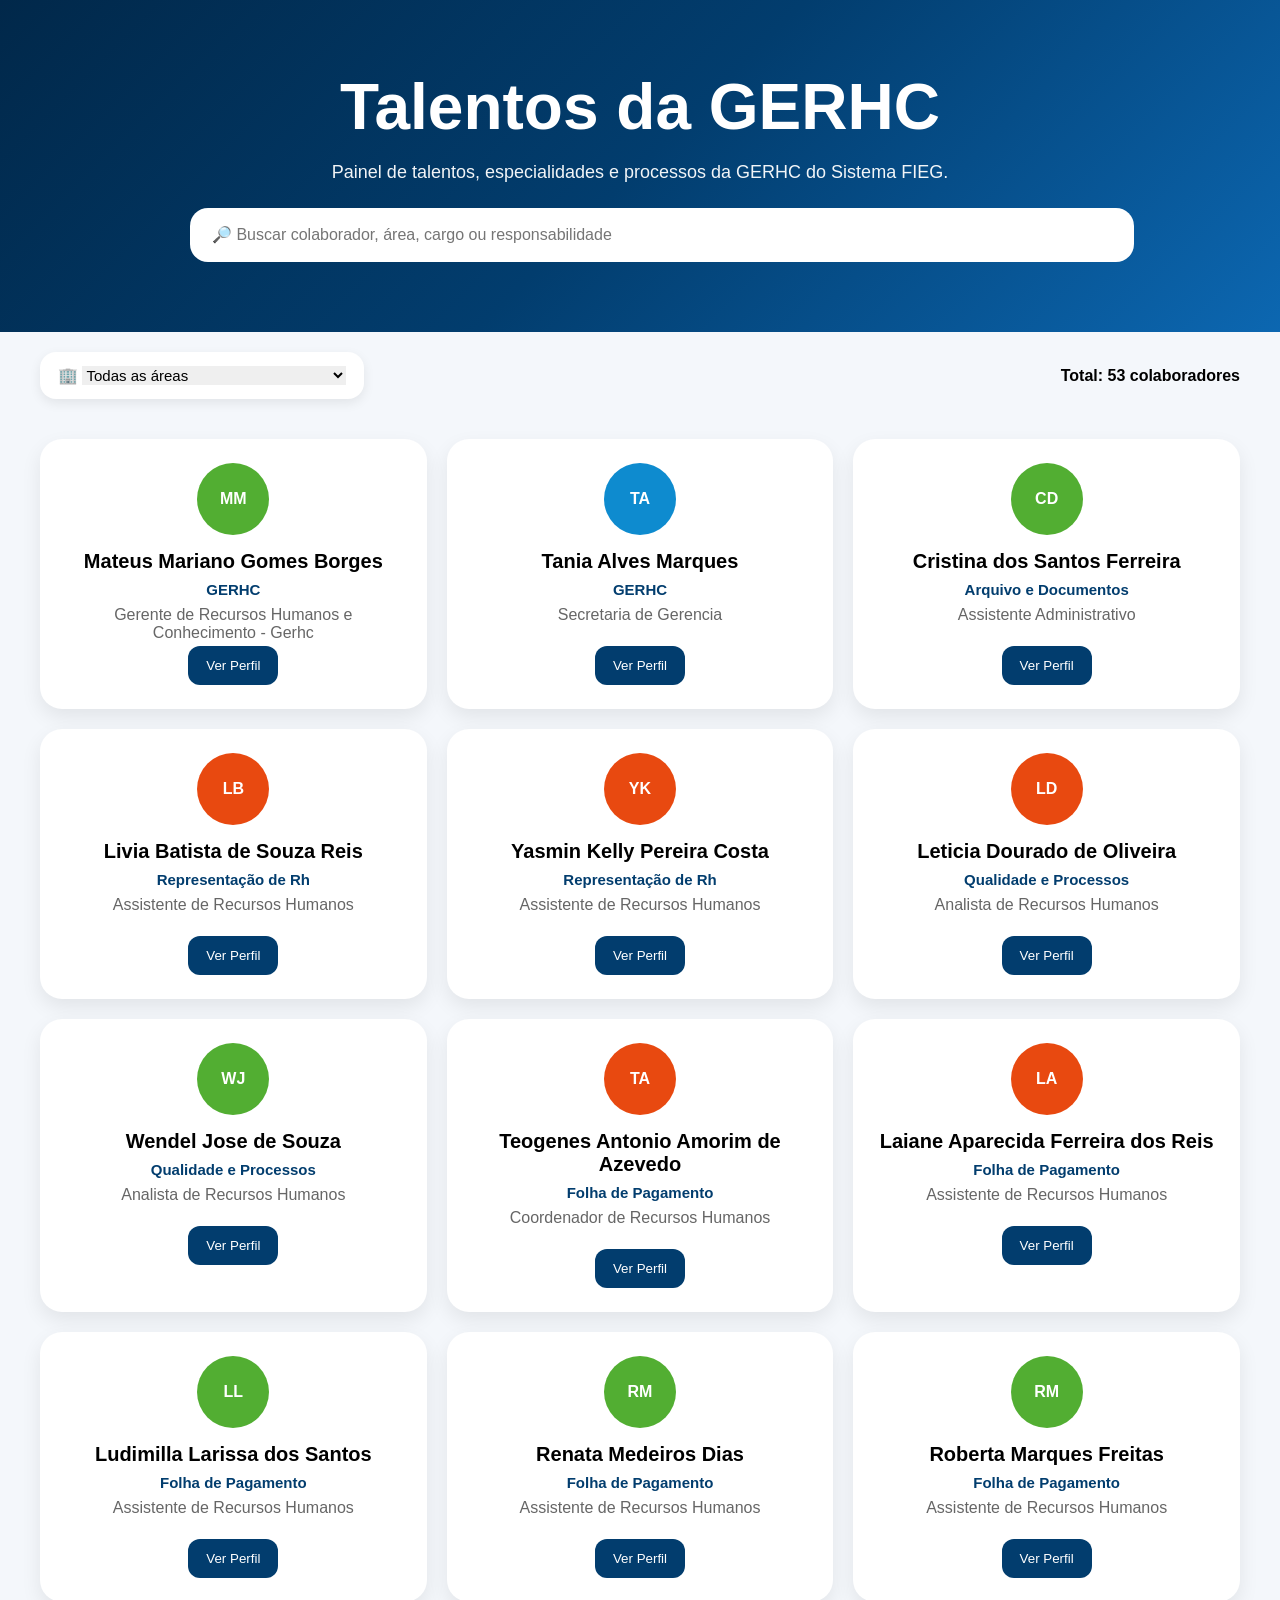
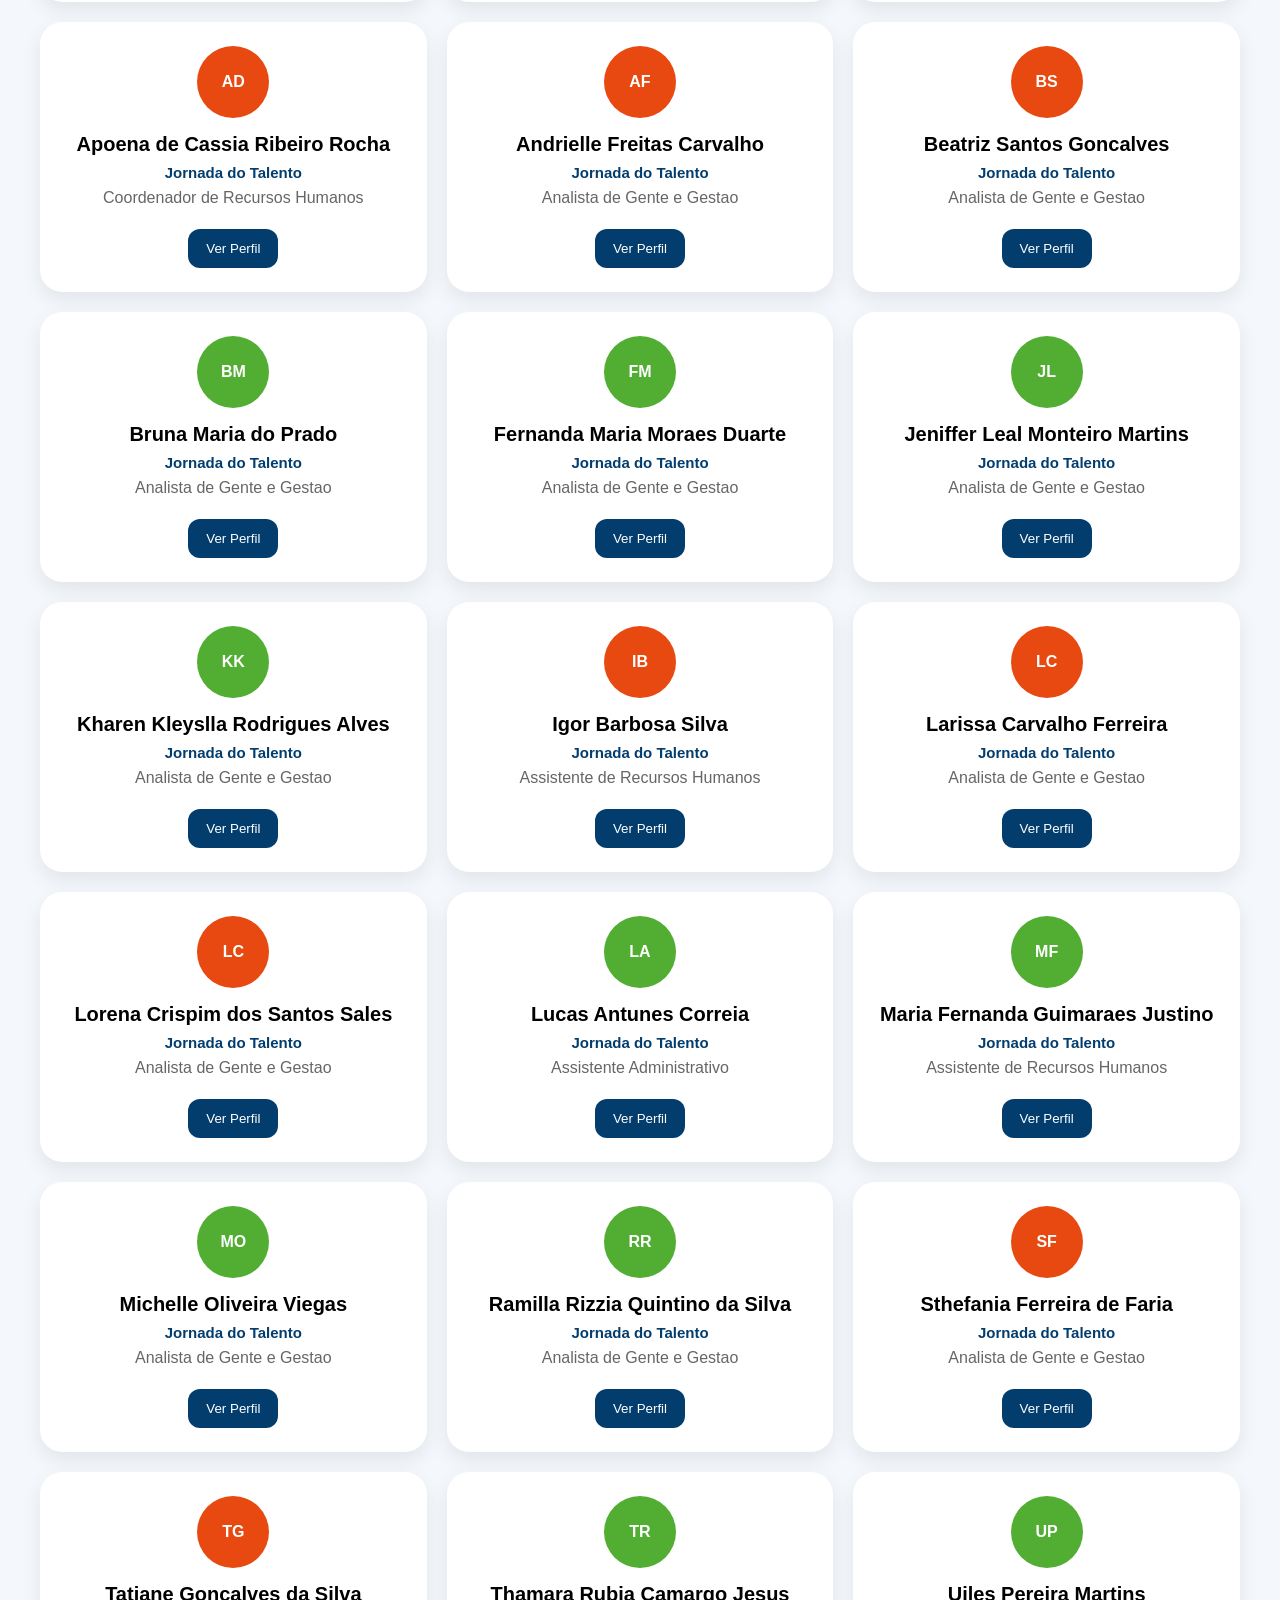
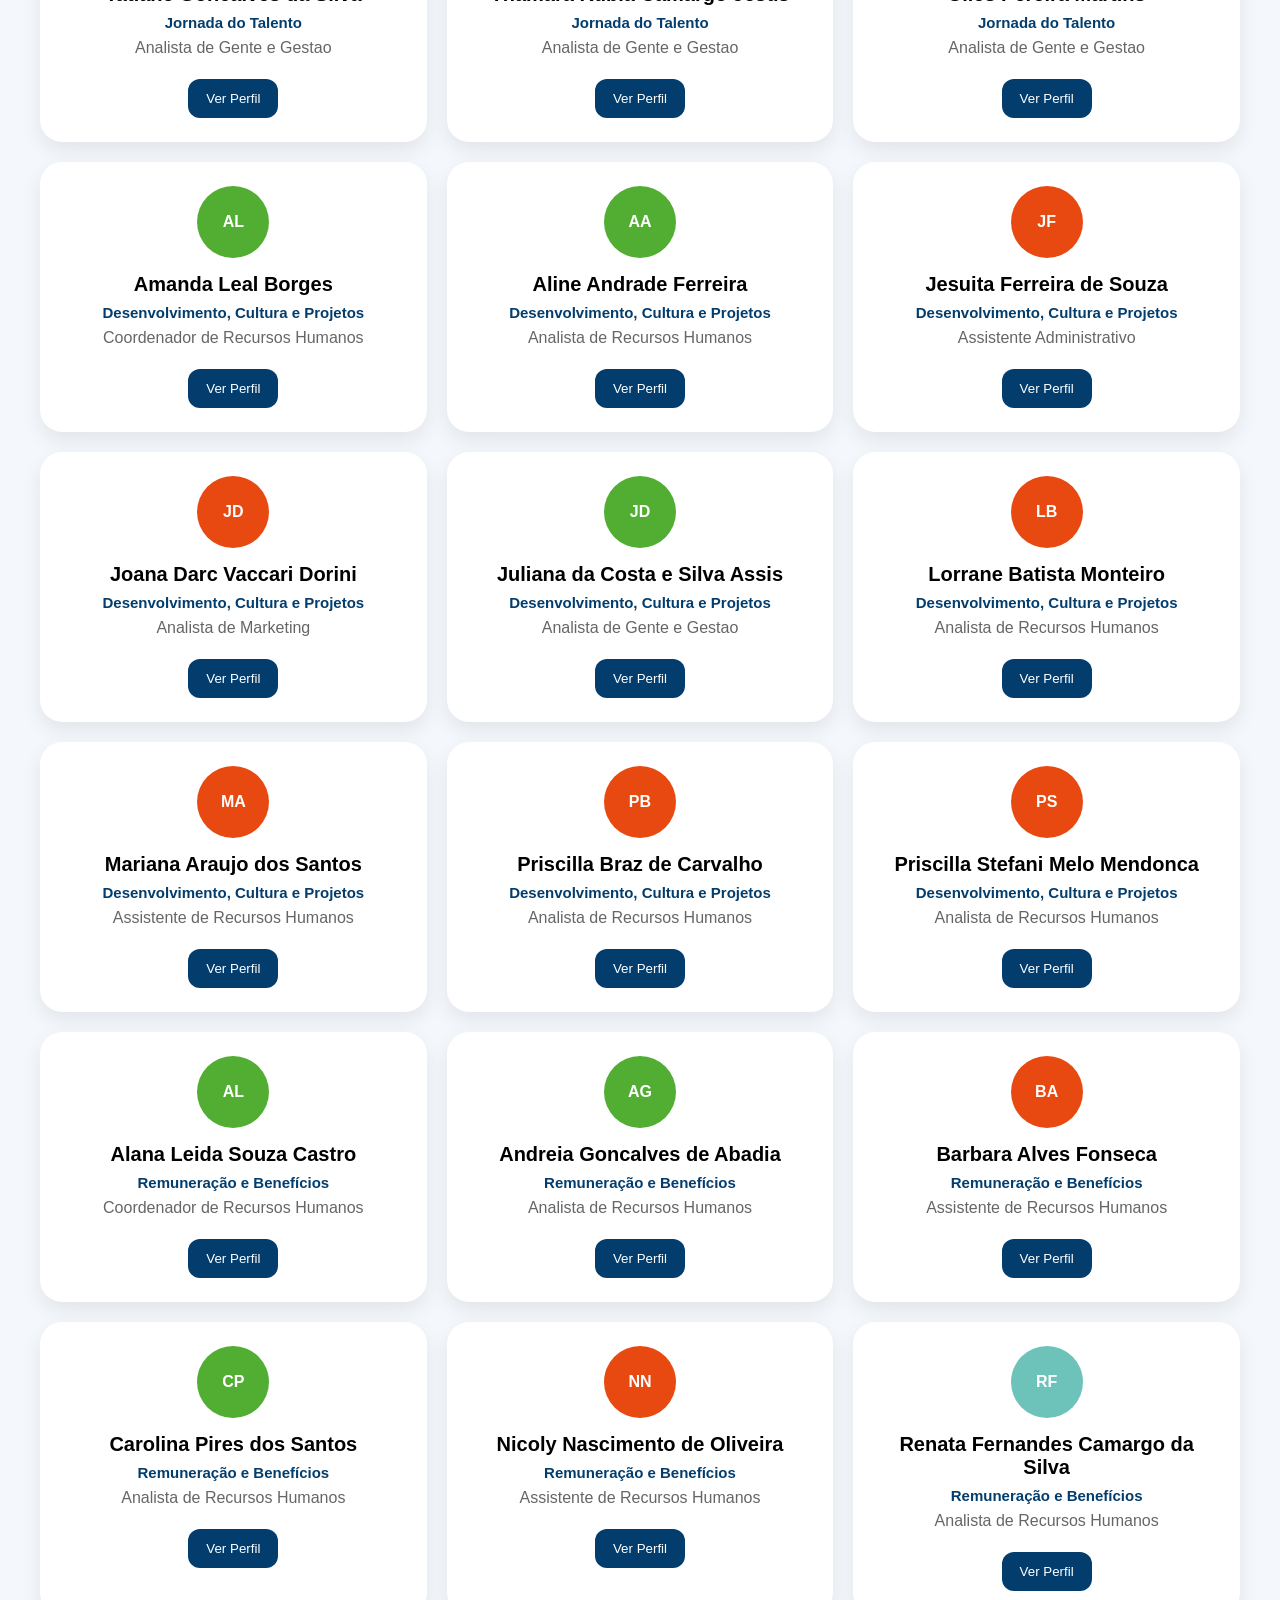
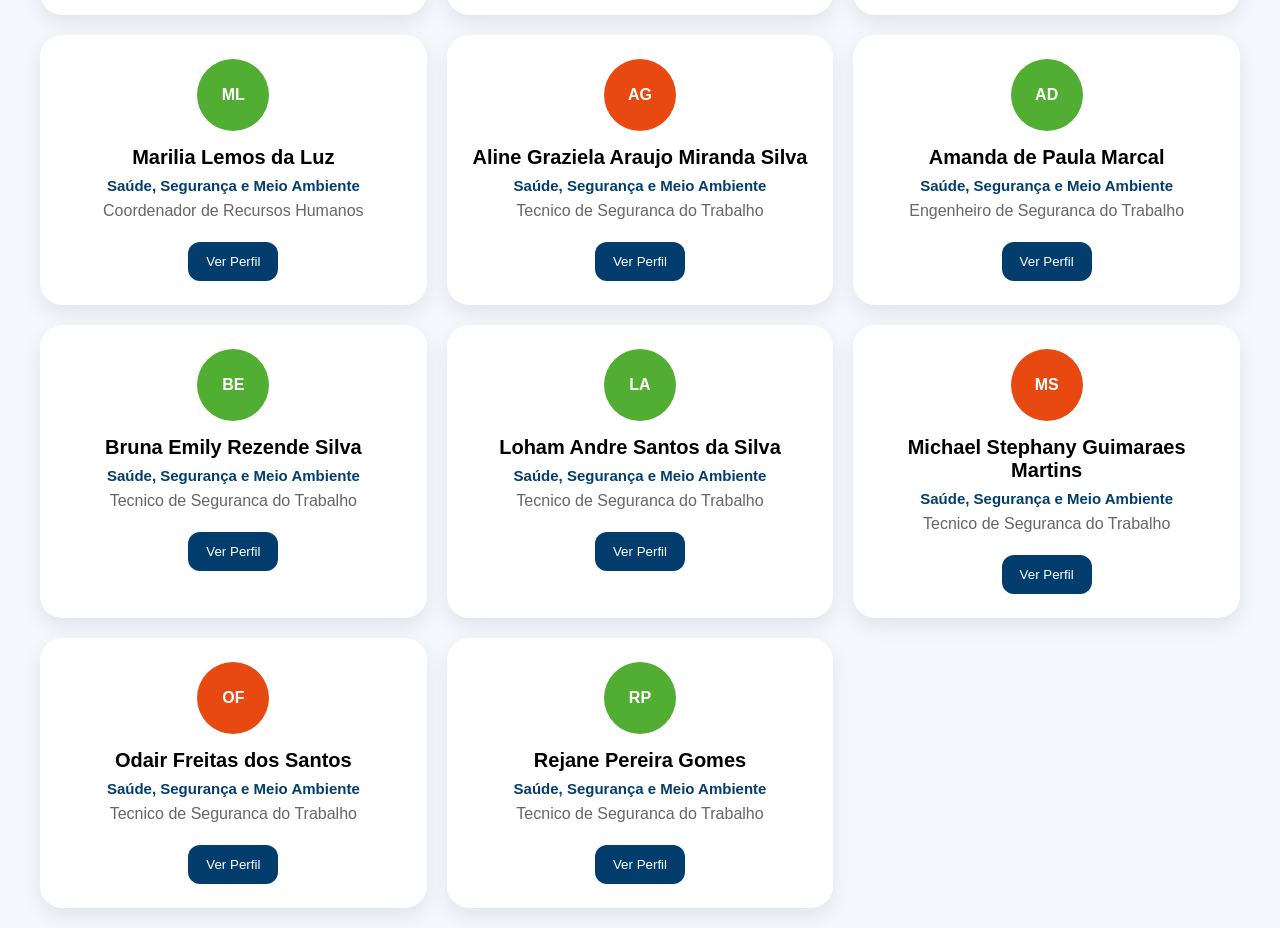
<file: index.html>
<!DOCTYPE html><html lang='pt-BR'><head><meta charset='utf-8'><meta name='viewport' content='width=device-width,initial-scale=1'>
<title>Talentos da GERHC</title>
<style>
body{margin:0;font-family:Segoe UI,sans-serif;background:#f4f7fb}
.hero{background:linear-gradient(135deg,#01284a,#023d6e,#0c67b1);color:#fff;text-align:center;padding:70px 20px}
.hero h1{font-size:64px;margin:0}
.hero p{font-size:18px;opacity:.95}
.busca{max-width:900px;margin:25px auto 0}
.busca input{width:100%;padding:18px 22px;border:none;border-radius:18px;font-size:16px}
.toolbar{display:flex;justify-content:space-between;align-items:center;max-width:1200px;margin:20px auto;padding:0 20px;gap:20px}
.filtro{background:#fff;padding:14px 18px;border-radius:16px;box-shadow:0 4px 12px rgba(0,0,0,.08)}
select{border:none;font-size:15px;outline:none}
#cont{font-weight:700}
#cards{max-width:1200px;margin:auto;padding:20px;display:grid;grid-template-columns:repeat(auto-fit,minmax(300px,1fr));gap:20px}
.card{background:#fff;border-radius:22px;padding:24px;box-shadow:0 8px 20px rgba(0,0,0,.08);text-align:center}
.avatar{width:72px;height:72px;border-radius:50%;margin:auto;color:#fff;font-weight:800;display:flex;align-items:center;justify-content:center}
.nome{font-size:20px;font-weight:800;margin-top:15px}
.area{font-size:15px;font-weight:700;color:#023d6e;margin-top:8px}
.cargo{color:#666;margin-top:8px;min-height:40px}
.btn{background:#023d6e;color:#fff;border:none;border-radius:12px;padding:12px 18px;cursor:pointer}
.modal{display:none;position:fixed;inset:0;background:rgba(0,0,0,.7)}
.modalc{background:#fff;max-width:800px;margin:3% auto;padding:25px;border-radius:20px}
</style></head><body>
<header class='hero'>
<h1>Talentos da GERHC</h1>
<p>Painel de talentos, especialidades e processos da GERHC do Sistema FIEG.</p>
<div class='busca'><input id='busca' placeholder='🔎 Buscar colaborador, área, cargo ou responsabilidade'></div>
</header>
<div class='toolbar'>
<div class='filtro'>🏢 <select id='filtro'><option value=''>Todas as áreas</option></select></div>
<div id='cont'></div>
</div>
<div id='cards'></div>
<div id='modal' class='modal'><div class='modalc'><span class="fechar" onclick="modal.style.display='none'">&times;</span><div id='perfil'></div></div></div>
<script>
const dados=[{"nome": "MATEUS MARIANO GOMES BORGES", "area": "GERHC", "cargo": "GERENTE DE RECURSOS HUMANOS E CONHECIMENTO - GERHC", "email": "MATEUSMARIANO@FIEG.COM.BR", "contato": "6299805-4990", "resp": "Gerenciar o Departamento", "iniciais": "MM", "entidade": "SESI"}, {"nome": "TANIA ALVES MARQUES", "area": "GERHC", "cargo": "SECRETARIA DE GERENCIA", "email": "tania@fieg.com.br", "contato": "6299641-6042", "resp": "Secretária da Gerência", "iniciais": "TA", "entidade": "FIEG"}, {"nome": "CRISTINA DOS SANTOS FERREIRA", "area": "ARQUIVO E DOCUMENTOS", "cargo": "ASSISTENTE ADMINISTRATIVO", "email": "CRISTINASANTOS.SESI@FIEG.COM.BR", "contato": "62981693054", "resp": "Arquivar contorlar Documentações", "iniciais": "CD", "entidade": "SESI"}, {"nome": "LIVIA BATISTA DE SOUZA REIS", "area": "REPRESENTAÇÃO DE RH", "cargo": "ASSISTENTE DE RECURSOS HUMANOS", "email": "LIVIA@FIEG.COM.BR", "contato": "3219-1790", "resp": "Representação de RH - Suporte aos colaboradores da Casa da Indústria", "iniciais": "LB", "entidade": "SENAI"}, {"nome": "YASMIN KELLY PEREIRA COSTA", "area": "REPRESENTAÇÃO DE RH", "cargo": "ASSISTENTE DE RECURSOS HUMANOS", "email": "YASMIN@FIEG.COM.BR", "contato": "3219-2224", "resp": "Representação de RH - Suporte aos colaboradores da Casa da Indústria", "iniciais": "YK", "entidade": "SENAI"}, {"nome": "LETICIA DOURADO DE OLIVEIRA", "area": "QUALIDADE E PROCESSOS", "cargo": "ANALISTA DE RECURSOS HUMANOS", "email": "LETICIADOURADO.SENAI@FIEG.COM.BR", "contato": "3219-1303", "resp": "Acompanhamento e Produção de Documentos e Processos", "iniciais": "LD", "entidade": "SENAI"}, {"nome": "WENDEL JOSE DE SOUZA", "area": "QUALIDADE E PROCESSOS", "cargo": "ANALISTA DE RECURSOS HUMANOS", "email": "WENDEL@FIEG.COM.BR", "contato": "3219-1435", "resp": "Responsável pelo FPW", "iniciais": "WJ", "entidade": "SESI"}, {"nome": "TEOGENES ANTONIO AMORIM DE AZEVEDO", "area": "FOLHA DE PAGAMENTO", "cargo": "COORDENADOR DE RECURSOS HUMANOS", "email": "TEOGENES@FIEG.COM.BR", "contato": "3219-1353", "resp": "Coordenar área", "iniciais": "TA", "entidade": "SENAI"}, {"nome": "LAIANE APARECIDA FERREIRA DOS REIS", "area": "FOLHA DE PAGAMENTO", "cargo": "ASSISTENTE DE RECURSOS HUMANOS", "email": "laianeaparecida@fieg.com.br", "contato": "3219-1729", "resp": "Responsável por: Folha de Estagiários", "iniciais": "LA", "entidade": "SENAI"}, {"nome": "LUDIMILLA LARISSA DOS SANTOS", "area": "FOLHA DE PAGAMENTO", "cargo": "ASSISTENTE DE RECURSOS HUMANOS", "email": "LUDIMILLALARISSA@FIEG.COM.BR", "contato": "3219-1479", "resp": "Responsável por: Folha de Colaboradores SENAI", "iniciais": "LL", "entidade": "SESI"}, {"nome": "RENATA MEDEIROS DIAS", "area": "FOLHA DE PAGAMENTO", "cargo": "ASSISTENTE DE RECURSOS HUMANOS", "email": "renatamedeiros@fieg.com.br", "contato": "3219-1723", "resp": "Responsável por: Folha de Colaboradores SESI", "iniciais": "RM", "entidade": "SESI"}, {"nome": "ROBERTA MARQUES FREITAS", "area": "FOLHA DE PAGAMENTO", "cargo": "ASSISTENTE DE RECURSOS HUMANOS", "email": "ROBERTAMARQUES.SESI@FIEG.COM.BR", "contato": "3219-1480", "resp": "Responsável por: Folha de Prestadores", "iniciais": "RM", "entidade": "SESI"}, {"nome": "APOENA DE CASSIA RIBEIRO ROCHA", "area": "JORNADA DO TALENTO", "cargo": "COORDENADOR DE RECURSOS HUMANOS", "email": "APOENACASSIA@FIEG.COM.BR", "contato": "6299643-8810", "resp": "Coordenar área", "iniciais": "AD", "entidade": "SENAI"}, {"nome": "ANDRIELLE FREITAS CARVALHO", "area": "JORNADA DO TALENTO", "cargo": "ANALISTA DE GENTE E GESTAO", "email": "ANDRIELLEFREITAS@FIEG.COM.BR", "contato": "64999513770", "resp": "Responsável pelas unidades:\nUI Rio Verde / Jataí / Mineiros", "iniciais": "AF", "entidade": "SENAI"}, {"nome": "BEATRIZ SANTOS GONCALVES", "area": "JORNADA DO TALENTO ", "cargo": "ANALISTA DE GENTE E GESTAO", "email": "beatrizsantos@fieg.com.br", "contato": "6499247117", "resp": "Responsável pelas unidades:\nCasa da Indústria e Ed. Pedro Alves", "iniciais": "BS", "entidade": "SENAI"}, {"nome": "BRUNA MARIA DO PRADO", "area": "JORNADA DO TALENTO ", "cargo": "ANALISTA DE GENTE E GESTAO", "email": "brunaprado@fieg.com.br", "contato": "6299860-8086", "resp": "Responsável pelas unidades:\nSESI Campinas / FATESG", "iniciais": "BM", "entidade": "SESI"}, {"nome": "FERNANDA MARIA MORAES DUARTE", "area": "JORNADA DO TALENTO ", "cargo": "ANALISTA DE GENTE E GESTAO", "email": "FERNANDAMORAES.SESI@FIEG.COM.BR", "contato": "6299935-0700", "resp": "Responsável pelas unidades:\nSESI Canaã / SESI Planalto", "iniciais": "FM", "entidade": "SESI"}, {"nome": "JENIFFER LEAL MONTEIRO MARTINS", "area": "JORNADA DO TALENTO ", "cargo": "ANALISTA DE GENTE E GESTAO", "email": "JENIFFER@FIEG.COM.BR", "contato": "6299454-3907", "resp": "Responsável pelas unidades:\nIST Alimentos / Fatec Italo Bologna / IST Automação", "iniciais": "JL", "entidade": "SESI"}, {"nome": "KHAREN KLEYSLLA RODRIGUES ALVES", "area": "JORNADA DO TALENTO ", "cargo": "ANALISTA DE GENTE E GESTAO", "email": "KHAREN@FIEG.COM.BR", "contato": "6299408-1985", "resp": "Responsável pelas unidades:\nSESI Clube / Teatro SESI / UI Jardim Colorado / SESI Aruanã", "iniciais": "KK", "entidade": "SESI"}, {"nome": "IGOR BARBOSA SILVA", "area": "JORNADA DO TALENTO ", "cargo": "ASSISTENTE DE RECURSOS HUMANOS", "email": "IGORBARBOSA.SENAI@FIEG.COM.BR", "contato": "3219-1381", "resp": "Classificação Final de PS, triagem de currículos, Acompanahemnto e Elaboração de Indicadores e Relatórios da Área, Atualização de Documentos, Otimização de processos internos.", "iniciais": "IB", "entidade": "SENAI"}, {"nome": "LARISSA CARVALHO FERREIRA", "area": "JORNADA DO TALENTO ", "cargo": "ANALISTA DE GENTE E GESTAO", "email": "LARISSACARVALHO@FIEG.COM.BR", "contato": "6498111-3959", "resp": "Responsável pelas unidades:\nSESI Itumbiara / SENAI Itumbiara / UI Quirinópolis", "iniciais": "LC", "entidade": "SENAI"}, {"nome": "LORENA CRISPIM DOS SANTOS SALES", "area": "JORNADA DO TALENTO ", "cargo": "ANALISTA DE GENTE E GESTAO", "email": "LORENACRISPIM@FIEG.COM.BR", "contato": "6299680-8352", "resp": "Responsável pelas unidades:\nFATEC Roberto Mange e UI Luziânia", "iniciais": "LC", "entidade": "SENAI"}, {"nome": "LUCAS ANTUNES CORREIA", "area": "JORNADA DO TALENTO ", "cargo": "ASSISTENTE ADMINISTRATIVO", "email": "lucasantunes@fieg.com.br", "contato": "", "resp": "Suporte ", "iniciais": "LA", "entidade": "SESI"}, {"nome": "MARIA FERNANDA GUIMARAES JUSTINO", "area": "JORNADA DO TALENTO ", "cargo": "ASSISTENTE DE RECURSOS HUMANOS", "email": "MARIAFERNANDA@FIEG.COM.BR", "contato": "3219-1028", "resp": "Suporte para Jornada do Talento", "iniciais": "MF", "entidade": "SESI"}, {"nome": "MICHELLE OLIVEIRA VIEGAS", "area": "JORNADA DO TALENTO ", "cargo": "ANALISTA DE GENTE E GESTAO", "email": "MICHELLEOLIVEIRA@FIEG.COM.BR", "contato": "6299982-7134", "resp": "Responsável pelas unidades:\nSESI Jundiaí / SESI Jaiara / SST Jundiaí / SESI DAIA", "iniciais": "MO", "entidade": "SESI"}, {"nome": "RAMILLA RIZZIA QUINTINO DA SILVA", "area": "JORNADA DO TALENTO ", "cargo": "ANALISTA DE GENTE E GESTAO", "email": "ramilla.sesi@fieg.com.br", "contato": "62996718396", "resp": "Responsável pelas unidades:\nSESI Crixás / UI Barro Alto / UI Niquelandia / UI Minaçu / UI Goianésia", "iniciais": "RR", "entidade": "SESI"}, {"nome": "STHEFANIA FERREIRA DE FARIA", "area": "JORNADA DO TALENTO ", "cargo": "ANALISTA DE GENTE E GESTAO", "email": "sthefaniafaria@fieg.com.br", "contato": "", "resp": "Responsável pelas unidades:\nSENAI Canaã", "iniciais": "SF", "entidade": "SENAI"}, {"nome": "TATIANE GONCALVES DA SILVA", "area": "JORNADA DO TALENTO ", "cargo": "ANALISTA DE GENTE E GESTAO", "email": "TATIANEGONCALVES@FIEG.COM.BR", "contato": "6499273-4788", "resp": "Responsável pelas unidades:\nUI Catalão", "iniciais": "TG", "entidade": "SENAI"}, {"nome": "THAMARA RUBIA CAMARGO JESUS", "area": "JORNADA DO TALENTO ", "cargo": "ANALISTA DE GENTE E GESTAO", "email": "thamara@fieg.com.br", "contato": "6299678-2097", "resp": "Responsável pelas unidades:\nUI Aparecida De Goiânia / UI Celso Charuri / UI Senador Canedo", "iniciais": "TR", "entidade": "SESI"}, {"nome": "UILES PEREIRA MARTINS", "area": "JORNADA DO TALENTO ", "cargo": "ANALISTA DE GENTE E GESTAO", "email": "UILESMARTINS@FIEG.COM.BR", "contato": "6499203-5539", "resp": "Responsável pelas unidades:\nUDIGI  / CAT Goiânia / Central SST", "iniciais": "UP", "entidade": "SESI"}, {"nome": "AMANDA LEAL BORGES", "area": "DESENVOLVIMENTO, CULTURA E PROJETOS", "cargo": "COORDENADOR DE RECURSOS HUMANOS", "email": "AMANDABORGES@FIEG.COM.BR", "contato": "6298582-2331", "resp": "Coordenar área", "iniciais": "AL", "entidade": "SESI"}, {"nome": "ALINE ANDRADE FERREIRA", "area": "DESENVOLVIMENTO, CULTURA E PROJETOS", "cargo": "ANALISTA DE RECURSOS HUMANOS", "email": "ALINE.SESI@FIEG.COM.BR", "contato": "6299932-1131", "resp": "Responsável por: Programa Inspirar, Programa Incluir e Bolsa de Estudos", "iniciais": "AA", "entidade": "SESI"}, {"nome": "JESUITA FERREIRA DE SOUZA", "area": "DESENVOLVIMENTO, CULTURA E PROJETOS", "cargo": "ASSISTENTE ADMINISTRATIVO", "email": "JESUITASOUZA@FIEG.COM.BR", "contato": "6298537-9021", "resp": "Responsável por: Assitente Ações de Desenvolvimento", "iniciais": "JF", "entidade": "SENAI"}, {"nome": "JOANA DARC VACCARI DORINI", "area": "DESENVOLVIMENTO, CULTURA E PROJETOS", "cargo": "ANALISTA DE MARKETING", "email": "JOANADORINI@FIEG.COM.BR", "contato": "3219-1449", "resp": "Responsável por: Design, Comunicações e Ações de Endomarketing", "iniciais": "JD", "entidade": "SENAI"}, {"nome": "JULIANA DA COSTA E SILVA ASSIS", "area": "DESENVOLVIMENTO, CULTURA E PROJETOS", "cargo": "ANALISTA DE GENTE E GESTAO", "email": "JULIANACOSTA@FIEG.COM.BR", "contato": "6299619-7138", "resp": "Responsável por: Psicológa responsável pelo Programa Psicossocial", "iniciais": "JD", "entidade": "SESI"}, {"nome": "LORRANE BATISTA MONTEIRO", "area": "DESENVOLVIMENTO, CULTURA E PROJETOS", "cargo": "ANALISTA DE RECURSOS HUMANOS", "email": "LORRANEBATISTA@FIEG.COM.BR", "contato": "6299251-9534", "resp": "Responsável por: Desenvolvimento - Capacitções Externas e Bolsa de Estudos", "iniciais": "LB", "entidade": "SENAI"}, {"nome": "MARIANA ARAUJO DOS SANTOS", "area": "DESENVOLVIMENTO, CULTURA E PROJETOS", "cargo": "ASSISTENTE DE RECURSOS HUMANOS", "email": "MARIANASANTOS@FIEG.COM.BR", "contato": "3219-1456", "resp": "Responsável por: Desenvolvimento - Capacitações Internas e Incompany, Universidade Corporativa e Acompanhamento de Programas de Formação", "iniciais": "MA", "entidade": "SENAI"}, {"nome": "PRISCILLA BRAZ DE CARVALHO", "area": "DESENVOLVIMENTO, CULTURA E PROJETOS", "cargo": "ANALISTA DE RECURSOS HUMANOS", "email": "priscillabraz@fieg.com.br", "contato": "3219-1080", "resp": "Responsável por: Criação e Estruturação de novos projetos", "iniciais": "PB", "entidade": "SENAI"}, {"nome": "PRISCILLA STEFANI MELO MENDONCA", "area": "DESENVOLVIMENTO, CULTURA E PROJETOS", "cargo": "ANALISTA DE RECURSOS HUMANOS", "email": "PRISCILLA@FIEG.COM.BR", "contato": "6299880-5082", "resp": "Responsável por: Cultura e Clima", "iniciais": "PS", "entidade": "SENAI"}, {"nome": "ALANA LEIDA SOUZA CASTRO", "area": "REMUNERAÇÃO E BENEFÍCIOS", "cargo": "COORDENADOR DE RECURSOS HUMANOS", "email": "ALANACASTRO@FIEG.COM.BR", "contato": "3219-1783", "resp": "Coordenar área", "iniciais": "AL", "entidade": "SESI"}, {"nome": "ANDREIA GONCALVES DE ABADIA", "area": "REMUNERAÇÃO E BENEFÍCIOS", "cargo": "ANALISTA DE RECURSOS HUMANOS", "email": "ANDREIAGONCALVES@FIEG.COM.BR", "contato": "3219-2228", "resp": "Responsável por: Remunerção e Controle de MRC's", "iniciais": "AG", "entidade": "SESI"}, {"nome": "BARBARA ALVES FONSECA", "area": "REMUNERAÇÃO E BENEFÍCIOS", "cargo": "ASSISTENTE DE RECURSOS HUMANOS", "email": "barbaraaf@fieg.com.br", "contato": "3219-2251", "resp": "Responsável por: Plano de Saúde e Benefício Ifood", "iniciais": "BA", "entidade": "SENAI"}, {"nome": "CAROLINA PIRES DOS SANTOS", "area": "REMUNERAÇÃO E BENEFÍCIOS", "cargo": "ANALISTA DE RECURSOS HUMANOS", "email": "CAROLINASANTOS.SESI@FIEG.COM.BR", "contato": "3219-2227", "resp": "Responsável por: Processos Seletivos e Reenquadramentos", "iniciais": "CP", "entidade": "SESI"}, {"nome": "NICOLY NASCIMENTO DE OLIVEIRA", "area": "REMUNERAÇÃO E BENEFÍCIOS", "cargo": "ASSISTENTE DE RECURSOS HUMANOS", "email": "NICOLY@FIEG.COM.BR", "contato": "3219-1797", "resp": "Responsável por: Plano de Saúde e Benefício Ifood", "iniciais": "NN", "entidade": "SENAI"}, {"nome": "RENATA FERNANDES CAMARGO DA SILVA", "area": "REMUNERAÇÃO E BENEFÍCIOS", "cargo": "ANALISTA DE RECURSOS HUMANOS", "email": "RENATASILVA.IEL@FIEG.COM.BR", "contato": "3219-1704", "resp": "Responsável por: Plano de Saúde", "iniciais": "RF", "entidade": "IEL"}, {"nome": "MARILIA LEMOS DA LUZ", "area": "SAÚDE, SEGURANÇA E MEIO AMBIENTE", "cargo": "COORDENADOR DE RECURSOS HUMANOS", "email": "marilialemos@fieg.com.br", "contato": "6299678-1779", "resp": "Coordenar área", "iniciais": "ML", "entidade": "SESI"}, {"nome": "ALINE GRAZIELA ARAUJO MIRANDA SILVA", "area": "SAÚDE, SEGURANÇA E MEIO AMBIENTE", "cargo": "TECNICO DE SEGURANCA DO TRABALHO", "email": "alinesilva@fieg.com.br", "contato": "6299614-8480", "resp": "Responsável por: \nSENAI Canaã\nSESI Canaã\nInstituto de Alimentos\nSESI Planalto\nSESI Campinas\nInstituto de Automação\nFATEC Ítalo Bologna ", "iniciais": "AG", "entidade": "SENAI"}, {"nome": "AMANDA DE PAULA MARCAL", "area": "SAÚDE, SEGURANÇA E MEIO AMBIENTE", "cargo": "ENGENHEIRO DE SEGURANCA DO TRABALHO", "email": "AMANDAMARCAL@FIEG.COM.BR", "contato": "3219-2225", "resp": "Responsável por: Engenharia do Trabalho", "iniciais": "AD", "entidade": "SESI"}, {"nome": "BRUNA EMILY REZENDE SILVA", "area": "SAÚDE, SEGURANÇA E MEIO AMBIENTE", "cargo": "TECNICO DE SEGURANCA DO TRABALHO", "email": "brunasilva@fieg.com.br", "contato": "6299682-5033", "resp": "Responsável por: \nSENAI Goianésia\nHotel SESI Aruanã\nCrixás \nSESI SENAI Minaçu (SAMA)\nSESI/SENAI Niquelândia \nCAT Barro alto", "iniciais": "BE", "entidade": "SESI"}, {"nome": "LOHAM ANDRE SANTOS DA SILVA", "area": "SAÚDE, SEGURANÇA E MEIO AMBIENTE", "cargo": "TECNICO DE SEGURANCA DO TRABALHO", "email": "lohamandre@fieg.com.br", "contato": "6299955-8935", "resp": "Responsável por: \nCasa da Indústria\nCat Goiânia \nUnidigital\nCentral SST\nPrédio Pedro Alves\nFatesg\nEscola Trindade\nEscola Jardins", "iniciais": "LA", "entidade": "SESI"}, {"nome": "MICHAEL STEPHANY GUIMARAES MARTINS", "area": "SAÚDE, SEGURANÇA E MEIO AMBIENTE", "cargo": "TECNICO DE SEGURANCA DO TRABALHO", "email": "MICHAELMARTINS@FIEG.COM.BR", "contato": "6499647-8386", "resp": "Responsável por: \nUI Itumbiara\nUI Rio Verde \nUI Mineiros\nUI Jataí \nUI Catalão\nSESI Rio quente\nUI Quirinópolis", "iniciais": "MS", "entidade": "SENAI"}, {"nome": "ODAIR FREITAS DOS SANTOS", "area": "SAÚDE, SEGURANÇA E MEIO AMBIENTE", "cargo": "TECNICO DE SEGURANCA DO TRABALHO", "email": "ODAIRFREITAS@FIEG.COM.BR", "contato": "6299574-0156", "resp": "Responsável por: \nSESI Jaiara\nUI Luziânia\n(Escola Nova) Santo Antônio do Descoberto\nSESI Flores de Goiás\nSESI Jundiaí\nJundiaí SST\nDAIA SST\nSENAI Roberto Mange", "iniciais": "OF", "entidade": "SENAI"}, {"nome": "REJANE PEREIRA GOMES", "area": "SAÚDE, SEGURANÇA E MEIO AMBIENTE", "cargo": "TECNICO DE SEGURANCA DO TRABALHO", "email": "REJANEGOMES@FIEG.COM.BR", "contato": "6299670-6368", "resp": "Responsável por: UI Aparecida\nUI Celso Charuri\nSENAI Senador Canedo\nUI Jardim Colorado\nClube Ferreira Pacheco \nTeatro SESI", "iniciais": "RP", "entidade": "SESI"}];
const cores={FIEG:'#0e8bcf',SESI:'#52ae32',SENAI:'#e84910',IEL:'#6dc2ba'};

dados.forEach(p=>{
  p.area = p.area.trim();
  if(p.area.toUpperCase()==='JORNADA DO TALENTO'){
    p.area='Jornada do Talento';
  }
});

const areas = [...new Set(
    dados.map(x => x.area.trim())
)].sort();

filtro.innerHTML = "<option value=''>Todas as áreas</option>";

areas.forEach(area=>{
    filtro.innerHTML += `
        <option value="${area}">
            ${formatarNome(area)}
        </option>
    `;
});
function formatarNome(texto){
    const minusculas=['de','da','do','das','dos','e'];
    return texto.toLowerCase().split(' ').map((p,i)=>{
        if(i>0 && minusculas.includes(p)) return p;
        return p.charAt(0).toUpperCase()+p.slice(1);
    }).join(' ');
}

function render(){
let t=busca.value.toLowerCase(),a=filtro.value;
let l=dados.filter(x=>
    (!a || x.area.trim()===a.trim())
    &&
    JSON.stringify(x).toLowerCase().includes(t)
);
cont.innerText=`Total: ${l.length} colaboradores`;
cards.innerHTML=l.map(p=>`<div class='card'><div class='avatar' style='background:${cores[p.entidade]||'#023d6e'}'>${p.iniciais}</div><div class='nome'>${formatarNome(p.nome)}</div><div class='area'>${p.area==='GERHC'?'GERHC':formatarNome(p.area)}</div><div class='cargo'>${formatarNome(p.cargo)}</div><button class='btn' onclick="abrir('${p.email}')"> Ver Perfil</button></div>`).join('');
}
function abrir(e){
let p=dados.find(x=>x.email===e);
perfil.innerHTML=`<h2>${formatarNome(p.nome)}</h2><h3>${p.area==='GERHC'?'GERHC':formatarNome(p.area)}</h3><p><b>${formatarNome(p.cargo)}</b></p><p>${p.resp}</p><p>📧 ${p.email}</p><p>☎️ ${p.contato}</p>`;
modal.style.display='block';
}
document.addEventListener('input',render);render();
</script></body></html>
</file>
